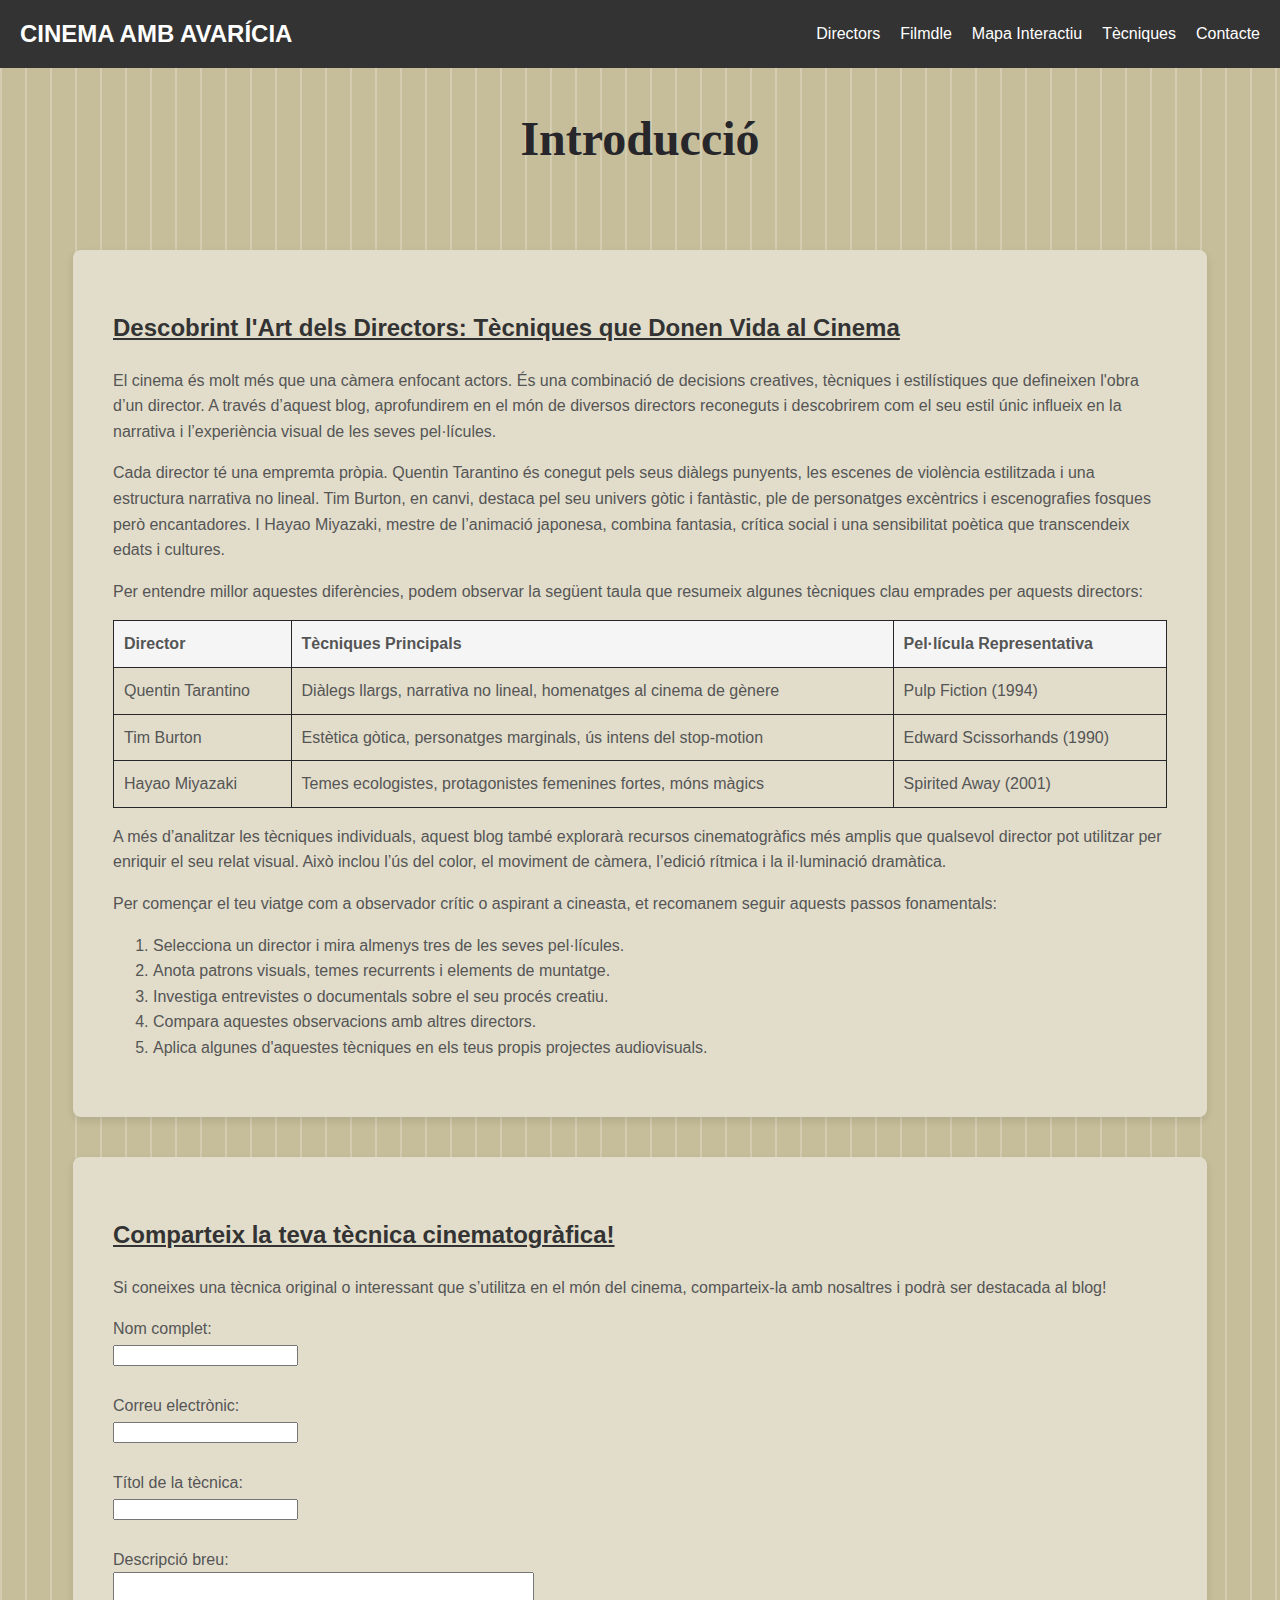
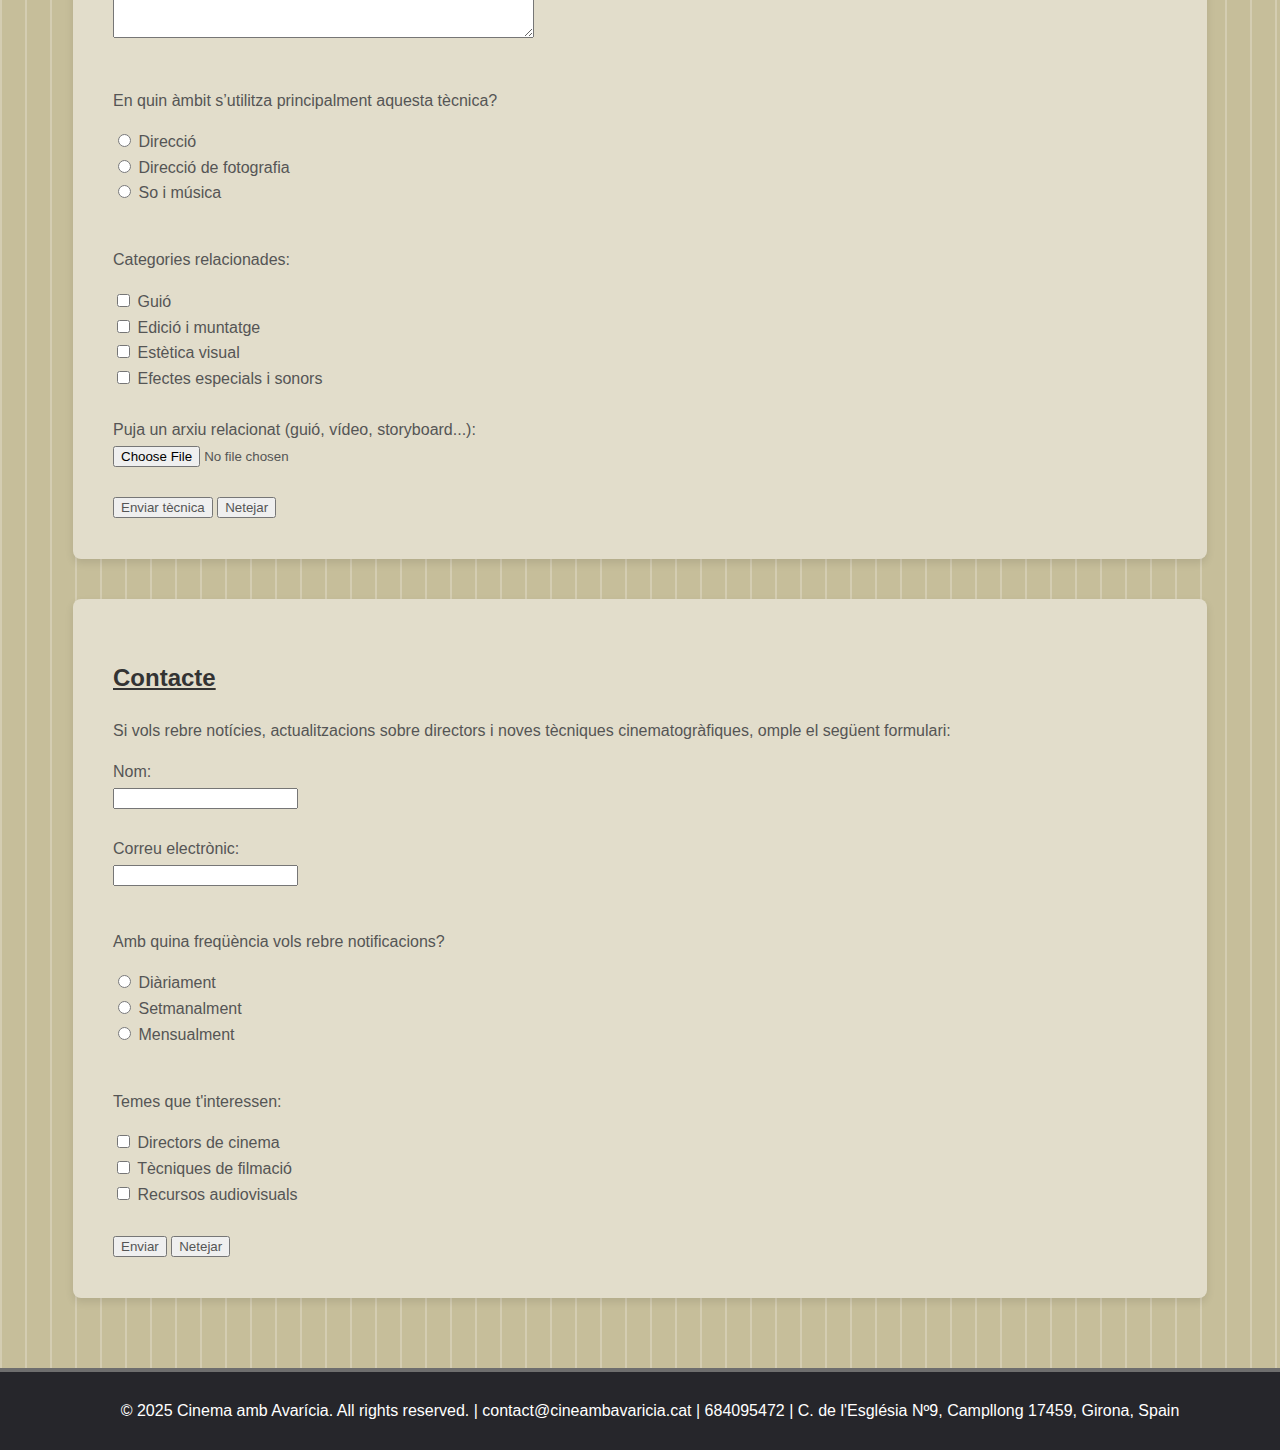
<file: index.html>
<!doctype html>
<html lang="en">
<head>
    <meta charset="UTF-8">
    <meta name="viewport"
          content="width=device-width, user-scalable=no, initial-scale=1.0, maximum-scale=1.0, minimum-scale=1.0">
    <meta http-equiv="X-UA-Compatible" content="ie=edge">
    <link rel="stylesheet" href="css/style.css">
    <title>Cinema amb Avarícia</title>
</head>
<body>
    <div id="navbar"></div>
    <script src="js/utils/navbar.js"></script>

    <h1 id="titol-seccio">Introducció</h1>

    <div class="content">
        <div class="section">
            <h2>Descobrint l'Art dels Directors: Tècniques que Donen Vida al Cinema</h2>

            <p>El cinema és molt més que una càmera enfocant actors. És una combinació de decisions creatives, tècniques i estilístiques que defineixen l'obra d’un director. A través d’aquest blog, aprofundirem en el món de diversos directors reconeguts i descobrirem com el seu estil únic influeix en la narrativa i l’experiència visual de les seves pel·lícules.</p>
            
            <p>Cada director té una empremta pròpia. Quentin Tarantino és conegut pels seus diàlegs punyents, les escenes de violència estilitzada i una estructura narrativa no lineal. Tim Burton, en canvi, destaca pel seu univers gòtic i fantàstic, ple de personatges excèntrics i escenografies fosques però encantadores. I Hayao Miyazaki, mestre de l’animació japonesa, combina fantasia, crítica social i una sensibilitat poètica que transcendeix edats i cultures.</p>
            
            <p>Per entendre millor aquestes diferències, podem observar la següent taula que resumeix algunes tècniques clau emprades per aquests directors:</p>
            
            <table>
              <thead>
                <tr>
                  <th>Director</th>
                  <th>Tècniques Principals</th>
                  <th>Pel·lícula Representativa</th>
                </tr>
              </thead>
              <tbody>
                <tr>
                  <td>Quentin Tarantino</td>
                  <td>Diàlegs llargs, narrativa no lineal, homenatges al cinema de gènere</td>
                  <td>Pulp Fiction (1994)</td>
                </tr>
                <tr>
                  <td>Tim Burton</td>
                  <td>Estètica gòtica, personatges marginals, ús intens del stop-motion</td>
                  <td>Edward Scissorhands (1990)</td>
                </tr>
                <tr>
                  <td>Hayao Miyazaki</td>
                  <td>Temes ecologistes, protagonistes femenines fortes, móns màgics</td>
                  <td>Spirited Away (2001)</td>
                </tr>
              </tbody>
            </table>
            
            <p>A més d’analitzar les tècniques individuals, aquest blog també explorarà recursos cinematogràfics més amplis que qualsevol director pot utilitzar per enriquir el seu relat visual. Això inclou l’ús del color, el moviment de càmera, l’edició rítmica i la il·luminació dramàtica.</p>
            
            <p>Per començar el teu viatge com a observador crític o aspirant a cineasta, et recomanem seguir aquests passos fonamentals:</p>
            <ol>
              <li>Selecciona un director i mira almenys tres de les seves pel·lícules.</li>
              <li>Anota patrons visuals, temes recurrents i elements de muntatge.</li>
              <li>Investiga entrevistes o documentals sobre el seu procés creatiu.</li>
              <li>Compara aquestes observacions amb altres directors.</li>
              <li>Aplica algunes d'aquestes tècniques en els teus propis projectes audiovisuals.</li>
            </ol>    
        </div>

        <div class="section">
            <h2>Comparteix la teva tècnica cinematogràfica!</h2>
            <p>Si coneixes una tècnica original o interessant que s’utilitza en el món del cinema, comparteix-la amb nosaltres i podrà ser destacada al blog!</p>

            <form action="#" method="post" enctype="multipart/form-data">
                <!-- Nom i correu -->
                <label for="nom">Nom complet:</label><br>
                <input type="text" id="nom" name="nom" required><br><br>

                <label for="email">Correu electrònic:</label><br>
                <input type="email" id="email" name="email" required><br><br>

                <!-- Títol i descripció de la tècnica -->
                <label for="titol">Títol de la tècnica:</label><br>
                <input type="text" id="titol" name="titol" required><br><br>

                <label for="descripcio">Descripció breu:</label><br>
                <textarea id="descripcio" name="descripcio" rows="4" cols="50" required></textarea><br><br>

                <!-- Radio buttons: àmbit d’aplicació -->
                <p>En quin àmbit s’utilitza principalment aquesta tècnica?</p>
                <input type="radio" id="direccio" name="ambit" value="direccio">
                <label for="direccio">Direcció</label><br>
                <input type="radio" id="fotografia" name="ambit" value="fotografia">
                <label for="fotografia">Direcció de fotografia</label><br>
                <input type="radio" id="so" name="ambit" value="so">
                <label for="so">So i música</label><br><br>

                <!-- Checkbox: categories relacionades -->
                <p>Categories relacionades:</p>
                <input type="checkbox" id="guio" name="categories" value="guio">
                <label for="guio">Guió</label><br>
                <input type="checkbox" id="edicio" name="categories" value="edicio">
                <label for="edicio">Edició i muntatge</label><br>
                <input type="checkbox" id="estetica" name="categories" value="estetica">
                <label for="estetica">Estètica visual</label><br>
                <input type="checkbox" id="sofx" name="categories" value="sofx">
                <label for="sofx">Efectes especials i sonors</label><br><br>

                <!-- Fitxer adjunt -->
                <label for="fitxer">Puja un arxiu relacionat (guió, vídeo, storyboard...):</label><br>
                <input type="file" id="fitxer" name="fitxer" accept=".pdf,.mp4,.jpg,.png,.doc,.docx"><br><br>

                <!-- Botons -->
                <input type="submit" value="Enviar tècnica">
                <input type="reset" value="Netejar">
            </form>
        </div>

        <div class="section">
            <h2 id="contacte">Contacte</h2>
            <p>Si vols rebre notícies, actualitzacions sobre directors i noves tècniques cinematogràfiques, omple el següent formulari:</p>

            <form action="#" method="post" enctype="multipart/form-data">
            <label for="nom">Nom:</label><br>
            <input type="text" id="nom" name="nom" required><br><br>

            <label for="email">Correu electrònic:</label><br>
            <input type="email" id="email" name="email" required><br><br>

            <p>Amb quina freqüència vols rebre notificacions?</p>
            <input type="radio" id="diari" name="freq" value="diari">
            <label for="diari">Diàriament</label><br>
            <input type="radio" id="setmanal" name="freq" value="setmanal">
            <label for="setmanal">Setmanalment</label><br>
            <input type="radio" id="mensual" name="freq" value="mensual">
            <label for="mensual">Mensualment</label><br><br>

            <p>Temes que t'interessen:</p>
            <input type="checkbox" id="directors" name="interessos" value="directors">
            <label for="directors">Directors de cinema</label><br>
            <input type="checkbox" id="tecniques" name="interessos" value="tecniques">
            <label for="tecniques">Tècniques de filmació</label><br>
            <input type="checkbox" id="recursos" name="interessos" value="recursos">
            <label for="recursos">Recursos audiovisuals</label><br><br>

            <input type="submit" value="Enviar">
            <input type="reset" value="Netejar">
            </form>
        </div>

    </div>
    <div id="footer"></div>
    <script src="js/utils/footer.js"></script>
</body>
</html>
</file>
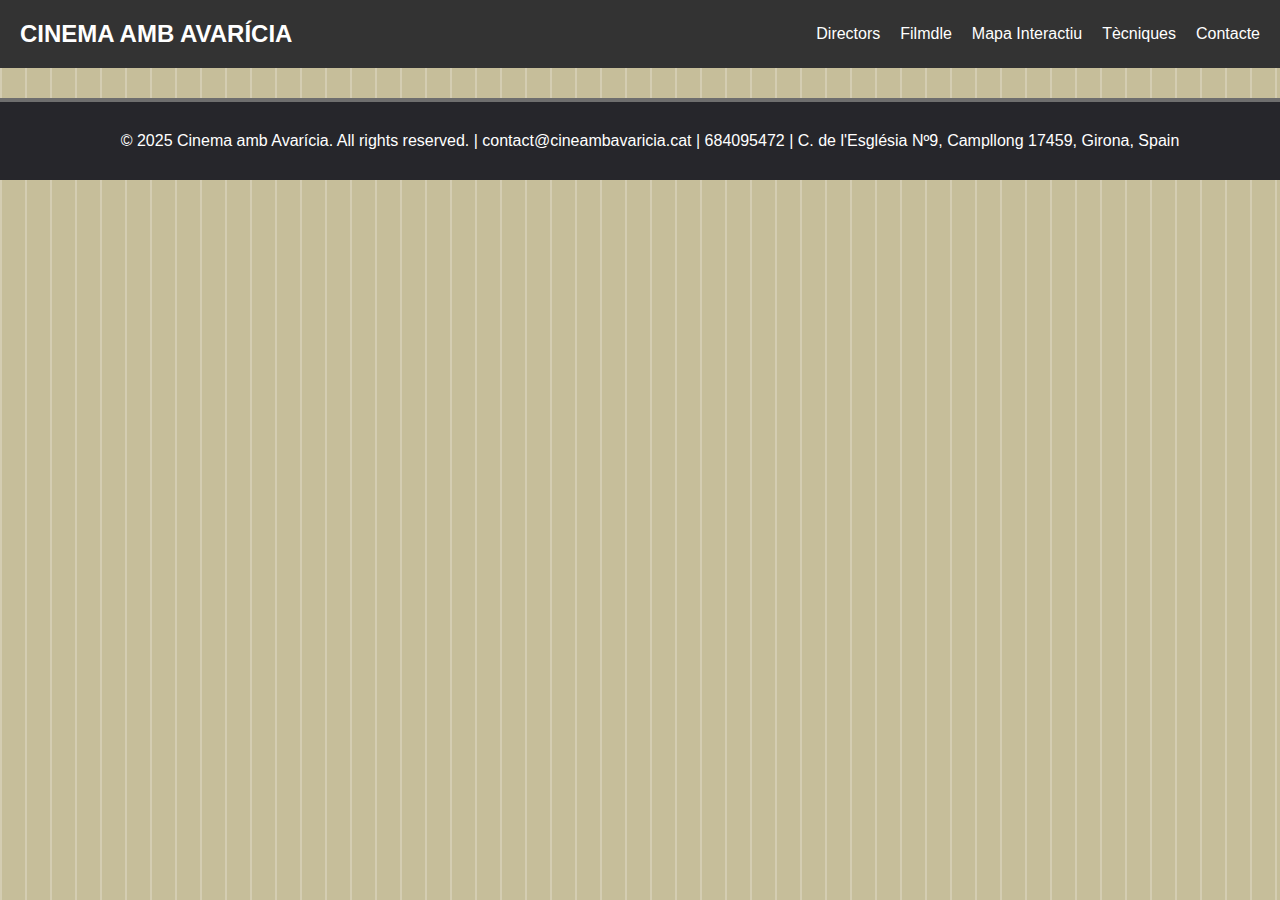
<file: html/filmdle.html>
<!DOCTYPE html>
<html lang="en">
<head>
    <meta charset="UTF-8">
    <title>Filmdle</title>
    <link rel="stylesheet" href="../css/style.css">
    <script src="../js/utils/navbar.js" defer></script>
    <script src="../js/utils/footer.js" defer></script>
</head>
<body>

<div id="navbar"></div>

<div id="footer"></div>

</body>
</html>
</file>
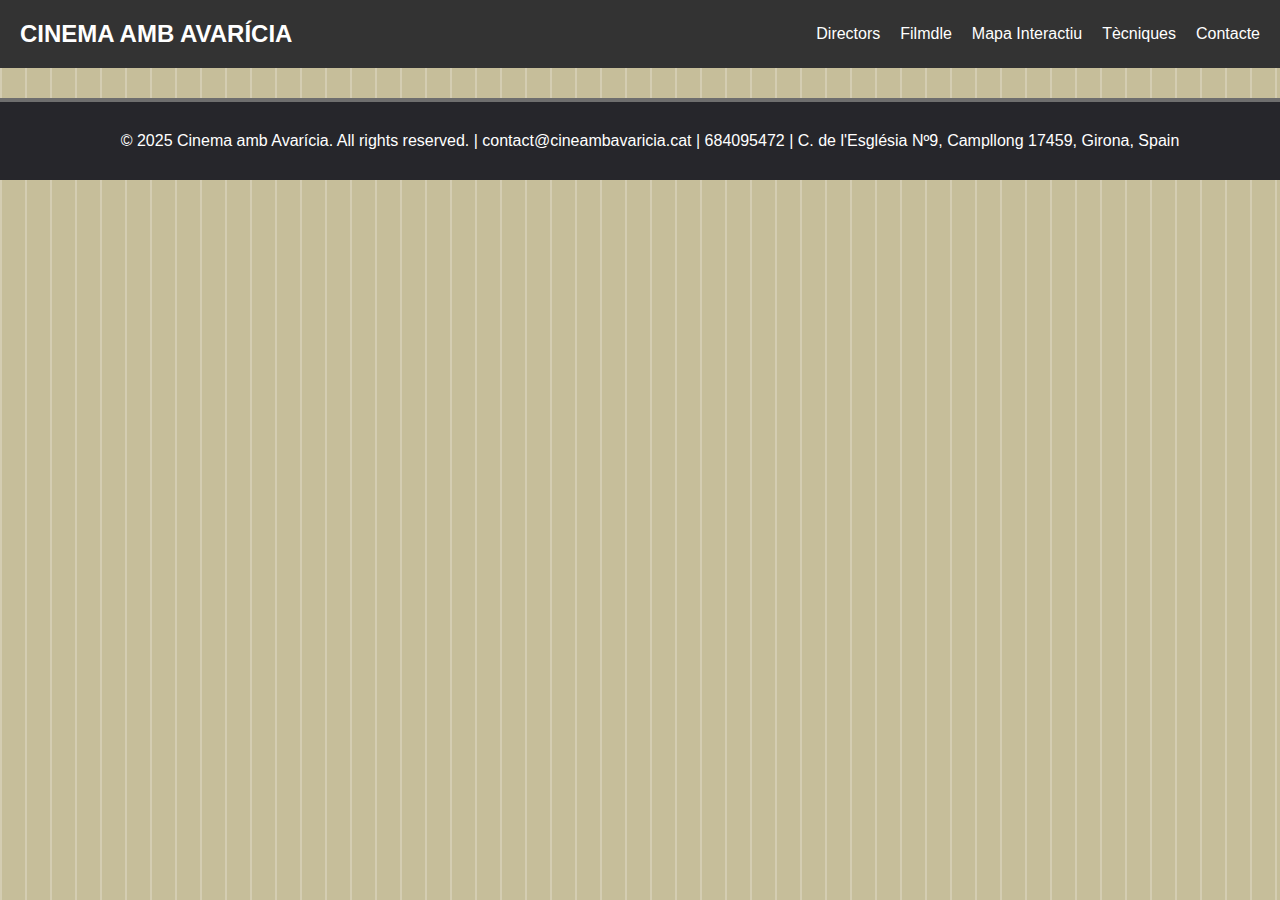
<file: html/map.html>
<!DOCTYPE html>
<html lang="en">
<head>
    <meta charset="UTF-8">
    <title>Map</title>
    <link rel="stylesheet" href="../css/style.css">
    <script src="../js/utils/navbar.js" defer></script>
    <script src="../js/utils/footer.js" defer></script>
</head>
<body>

<div id="navbar"></div>

<div id="footer"></div>
    
</body>
</html>
</file>
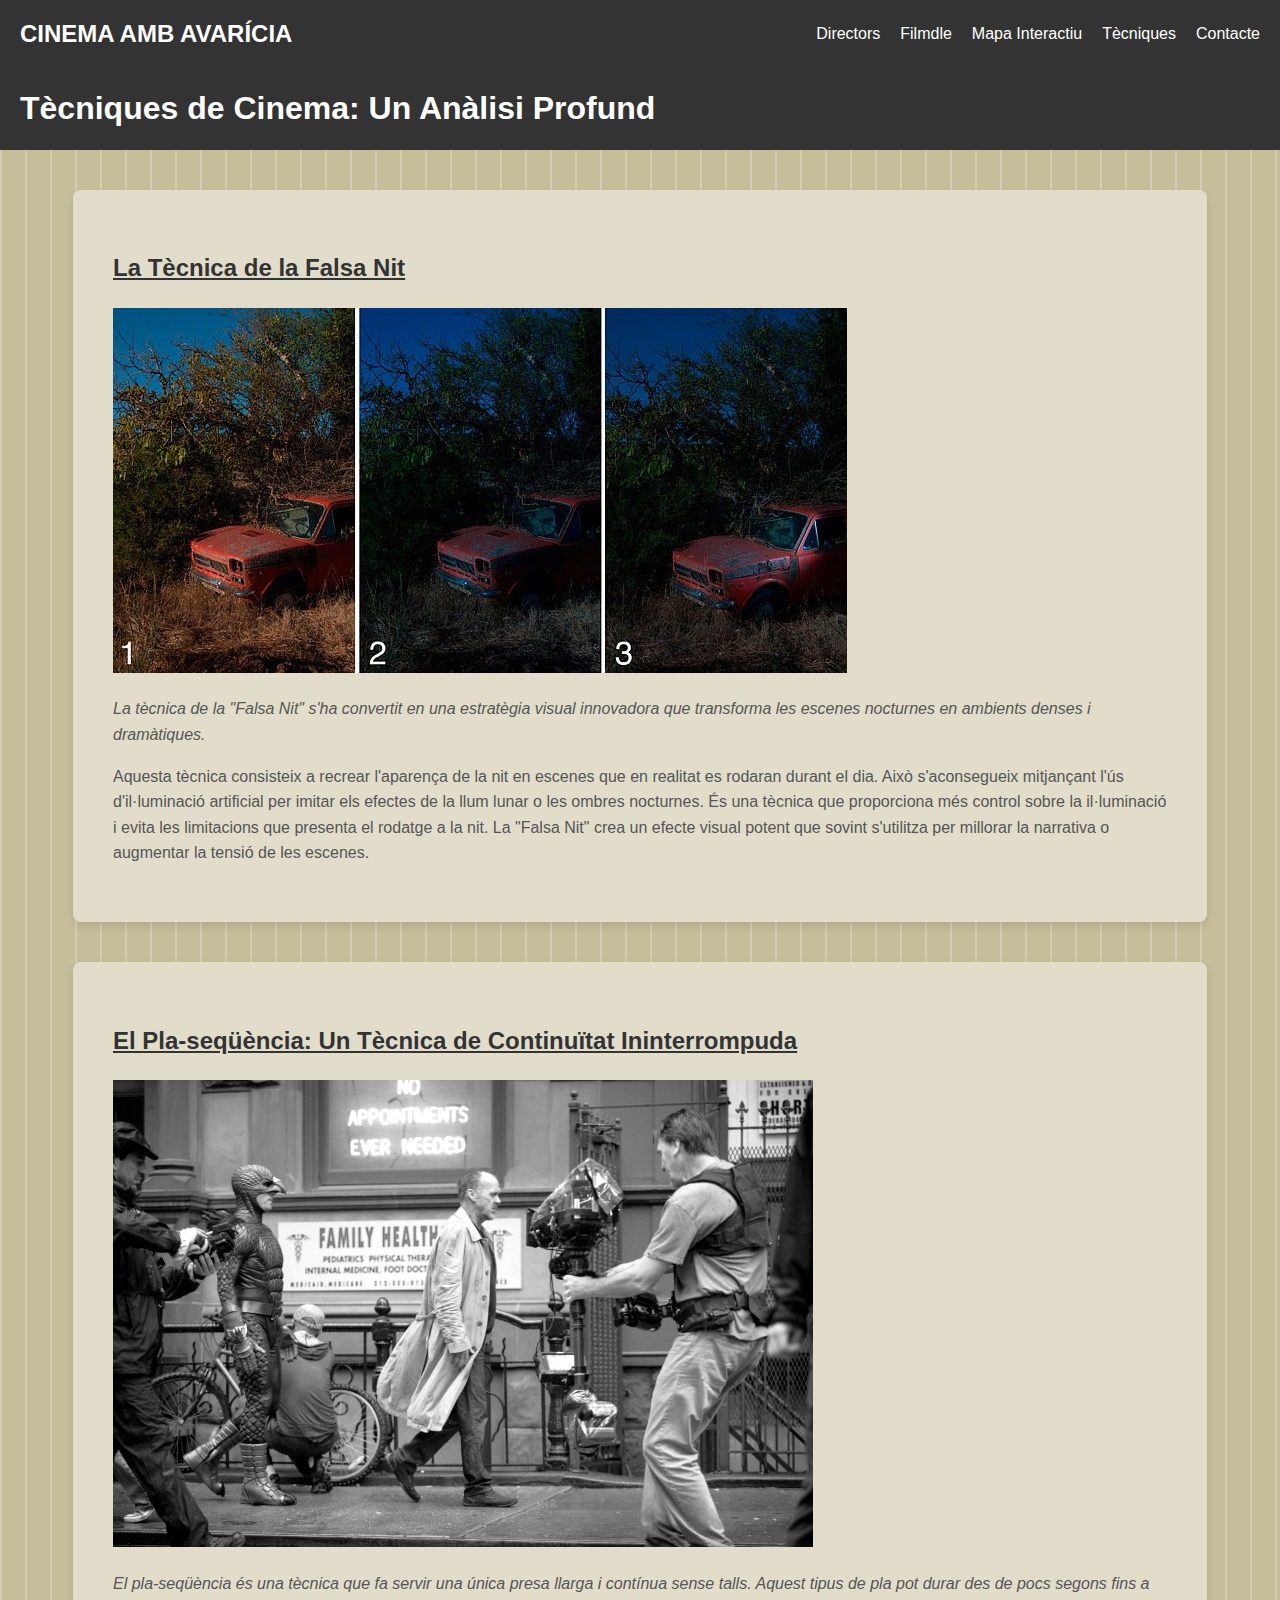
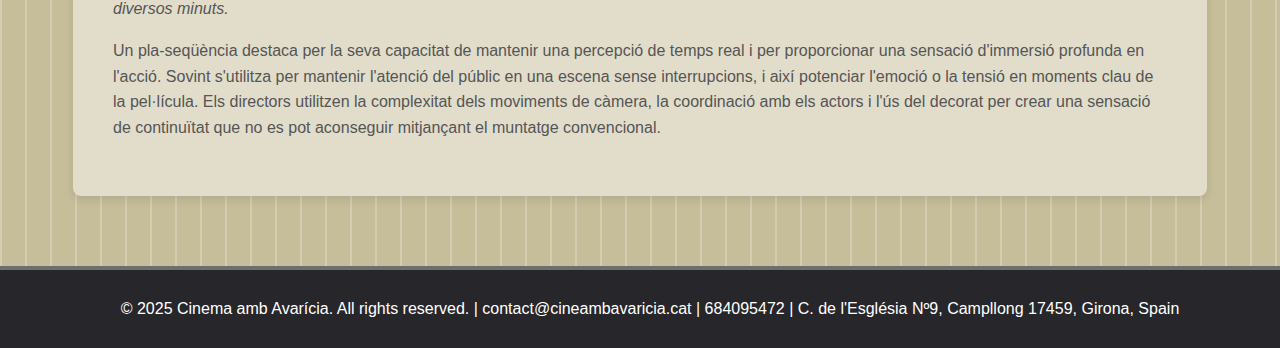
<file: html/techniques.html>
<!DOCTYPE html>
<html lang="ca">
<head>
    <meta charset="UTF-8">
    <meta name="viewport" content="width=device-width, initial-scale=1.0">
    <title>Tècniques de Cinema</title>
    <link rel="stylesheet" href="../css/style.css">
    <script src="../js/utils/navbar.js" defer></script>
    <script src="../js/utils/footer.js" defer></script>
</head>
<body>

<div id="navbar"></div>
<header>
    <h1>Tècniques de Cinema: Un Anàlisi Profund</h1>
</header>
    <div class="content">
        <!-- Secció sobre Falsa Nit -->
        <div class="section">
            <h2>La Tècnica de la Falsa Nit</h2>
            <img src="/assets/images/techniques/americannight1.jpg" alt="Falsa Nit">
            <p class="intro">La tècnica de la "Falsa Nit" s'ha convertit en una estratègia visual innovadora que transforma
                les escenes nocturnes en ambients denses i dramàtiques.</p>
            <p>
                Aquesta tècnica consisteix a recrear l'aparença de la nit en escenes que en realitat es rodaran durant el
                dia. Això s'aconsegueix mitjançant l'ús d'il·luminació artificial per imitar els efectes de la llum lunar o
                les ombres nocturnes. És una tècnica que proporciona més control sobre la il·luminació i evita les
                limitacions que presenta el rodatge a la nit. La "Falsa Nit" crea un efecte visual potent que sovint
                s'utilitza per millorar la narrativa o augmentar la tensió de les escenes.
            </p>
        </div>

        <!-- Secció sobre Pla-seqüència -->
        <div class="section">
            <h2>El Pla-seqüència: Un Tècnica de Continuïtat Ininterrompuda</h2>
            <img src="/assets/images/techniques/planosequencia.jpg" alt="Pla-seqüència">
            <p class="intro">El pla-seqüència és una tècnica que fa servir una única presa llarga i contínua sense talls.
                Aquest tipus de pla pot durar des de pocs segons fins a diversos minuts.</p>
            <p>
                Un pla-seqüència destaca per la seva capacitat de mantenir una percepció de temps real i per proporcionar
                una sensació d'immersió profunda en l'acció. Sovint s'utilitza per mantenir l'atenció del públic en una
                escena sense interrupcions, i així potenciar l'emoció o la tensió en moments clau de la pel·lícula. Els
                directors utilitzen la complexitat dels moviments de càmera, la coordinació amb els actors i l'ús del
                decorat per crear una sensació de continuïtat que no es pot aconseguir mitjançant el muntatge convencional.
            </p>
        </div>
    </div>



<div id="footer"></div>

</body>
</html>
</file>
<file: css/style.css>
:root{
    --black: #101018ff;
    --less-black: #26262B;
    --grey: rgb(51, 51, 51);
    --border-grey: #6e6e6e;
    --beige: #C9C19F;
    --whiter-beige: #e2ddcbff;
    --white: white;
}

@font-face {
    font-family: moms;
    src: url(/assets/fonts/tox.ttf) format('truetype');
}

html, body {
    overflow-x: hidden;
}
body {
    background-image: repeating-linear-gradient(
            90deg,
            #ffffff33 0px, /* Blanc semitransparent */
            #ffffff33 2px, /* Amplada de la ratlla */
            #0000000D 1px, /* Negre molt suau */
            #0000000D 25px /* Separació entre ratlles */
    );
    display: flex;
    flex-direction: column;
    background-blend-mode: overlay;
    font-family: Arial, sans-serif;
    margin: 0;
    padding: 0;
    background-color: var(--beige);
    line-height: 1.6;
}

header h1 {
    margin: 0;
}

a {
    all: unset;
    cursor: pointer;
}

.content {
    display: flex;
    flex-direction: column;
    align-items: center;
    padding: 20px;
}

.section {
    width: 85%;
    max-width: 1300px;
    margin: 20px 0;
    background-color: var(--whiter-beige);
    padding: 40px;
    border-radius: 8px;
    box-shadow: 0 4px 8px rgba(0, 0, 0, 0.1);

    position: relative;
}

.section .section-img {
    width: 300px;
    height: auto;
    border-radius: 8px;
    float: right;
    margin-left: 20px;
}

.section .director-img{
    width: 300px;
    height: 300px;
    border-radius: 50%;
    object-fit: cover;
    float: right;
    margin-left: 20px;
}

.section * {
    color: #555;
}

.section h2 {
    color: #333;
    font-size: 24px;
    font-weight: bold;
    text-decoration: underline;
}

.section p {
    color: #555;
    font-size: 16px;
}

.section p.intro {
    font-style: italic;
}

#titol-seccio{
    text-align: center;
    color: var(--less-black);
    font-size: 3rem;
    font-family: tox;
}

table {
    width: 100%;
    border-collapse: collapse;
    table-layout: auto;
}

th, td {
    border: 1px solid var(--less-black);
    padding: 10px;
    text-align: left;
}

thead {
    background-color: #f5f5f5;
}
</file>
